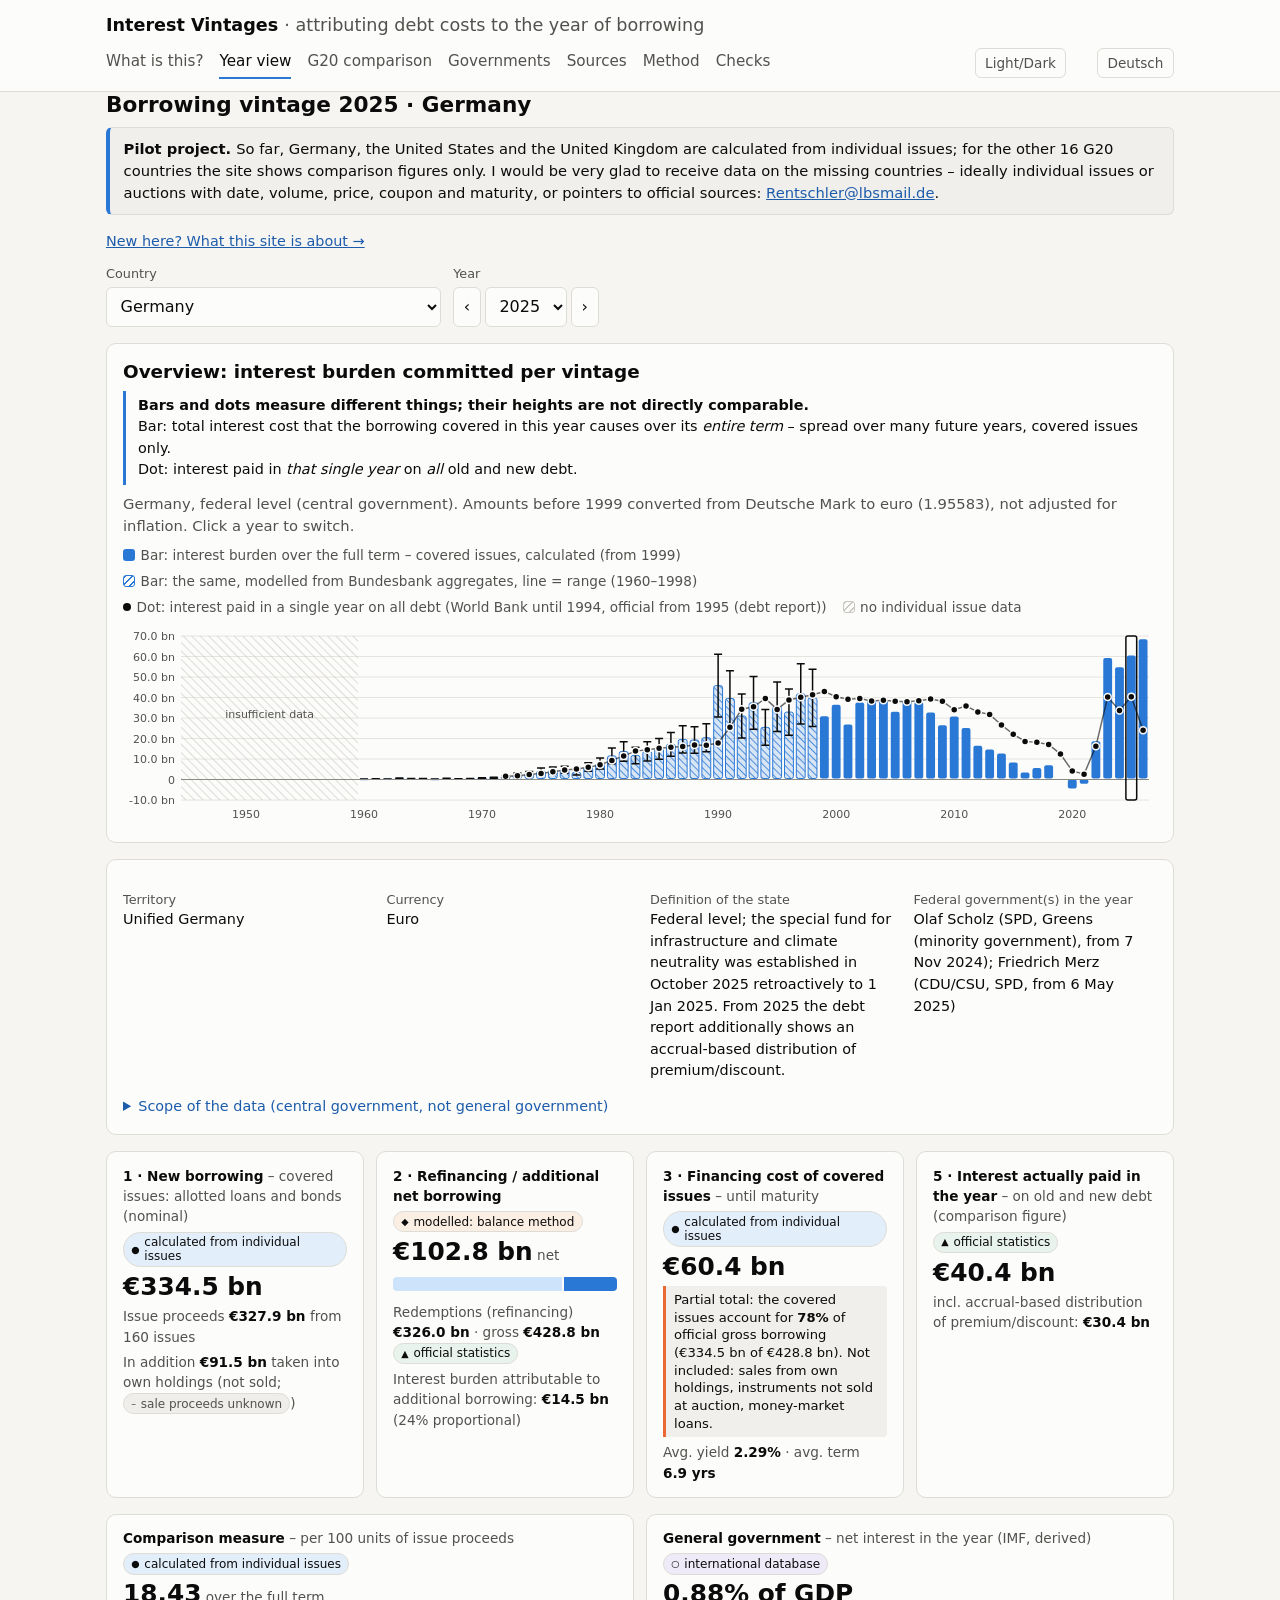
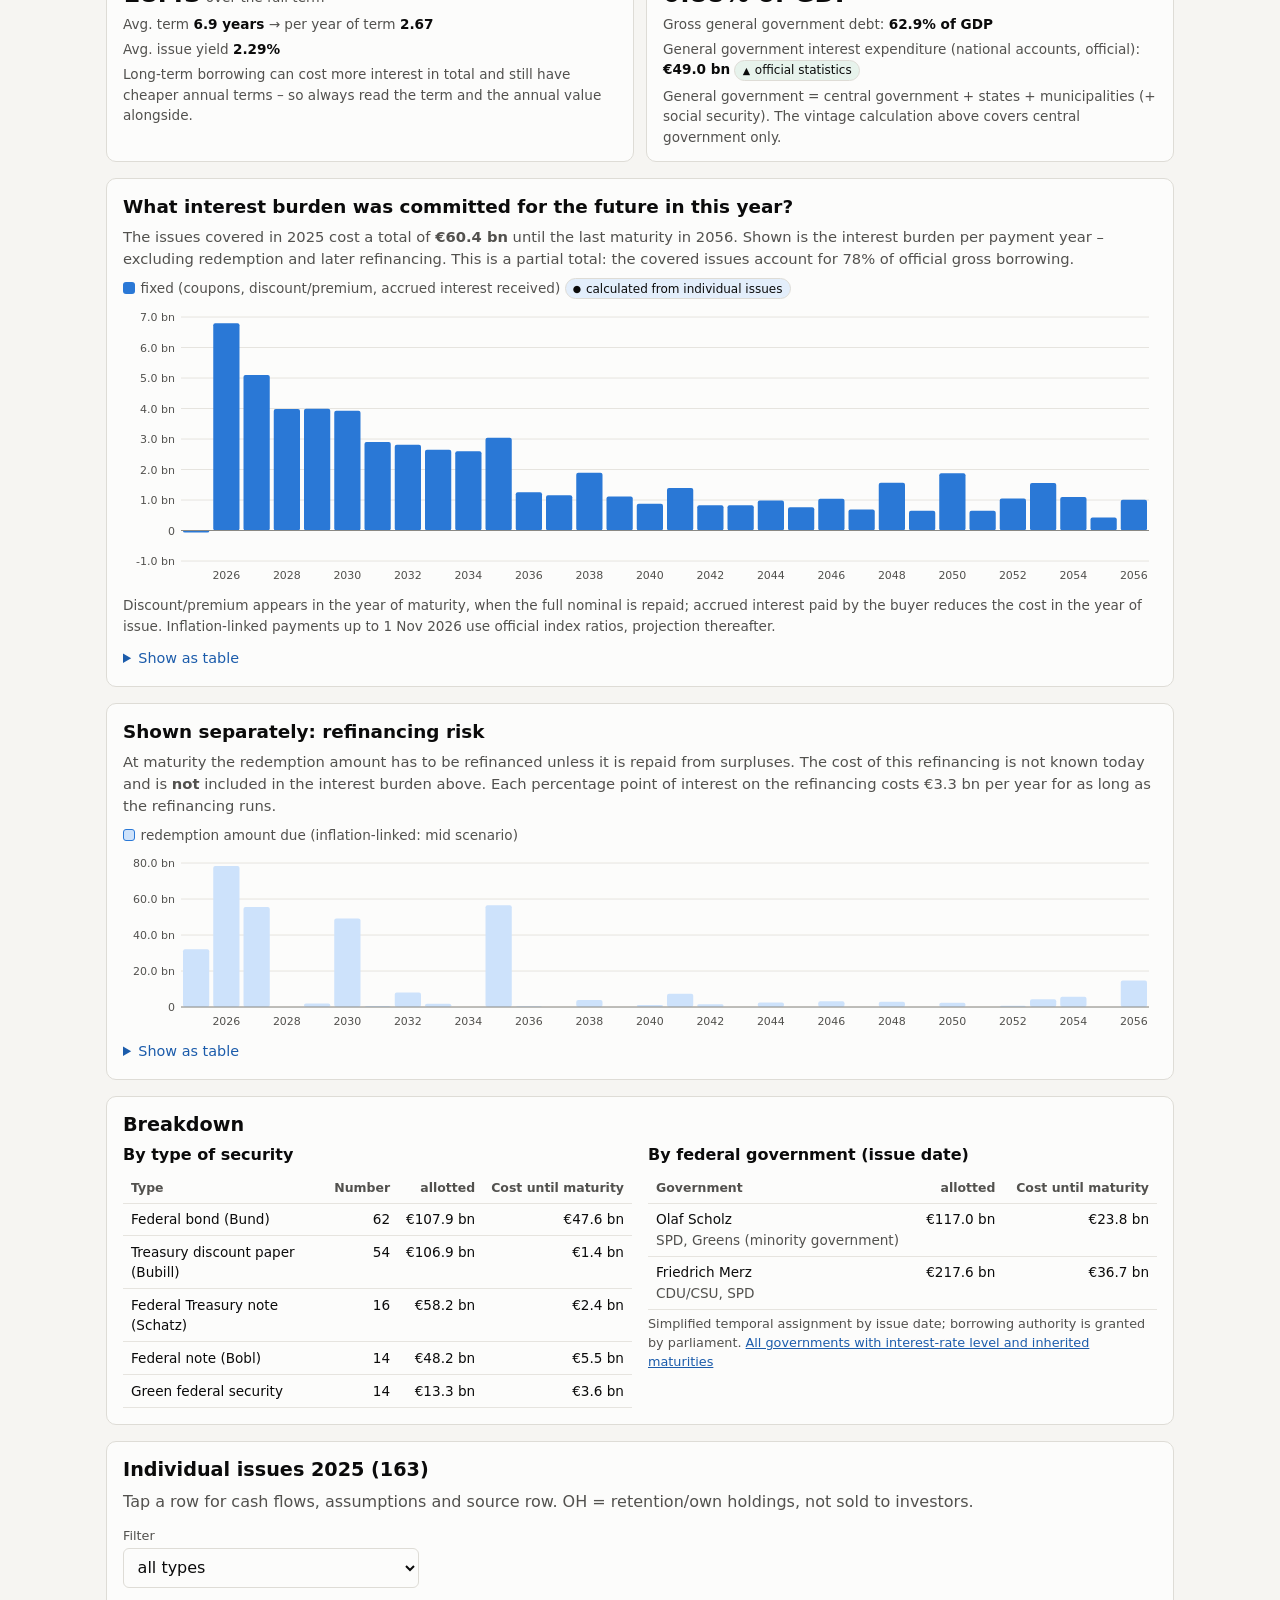
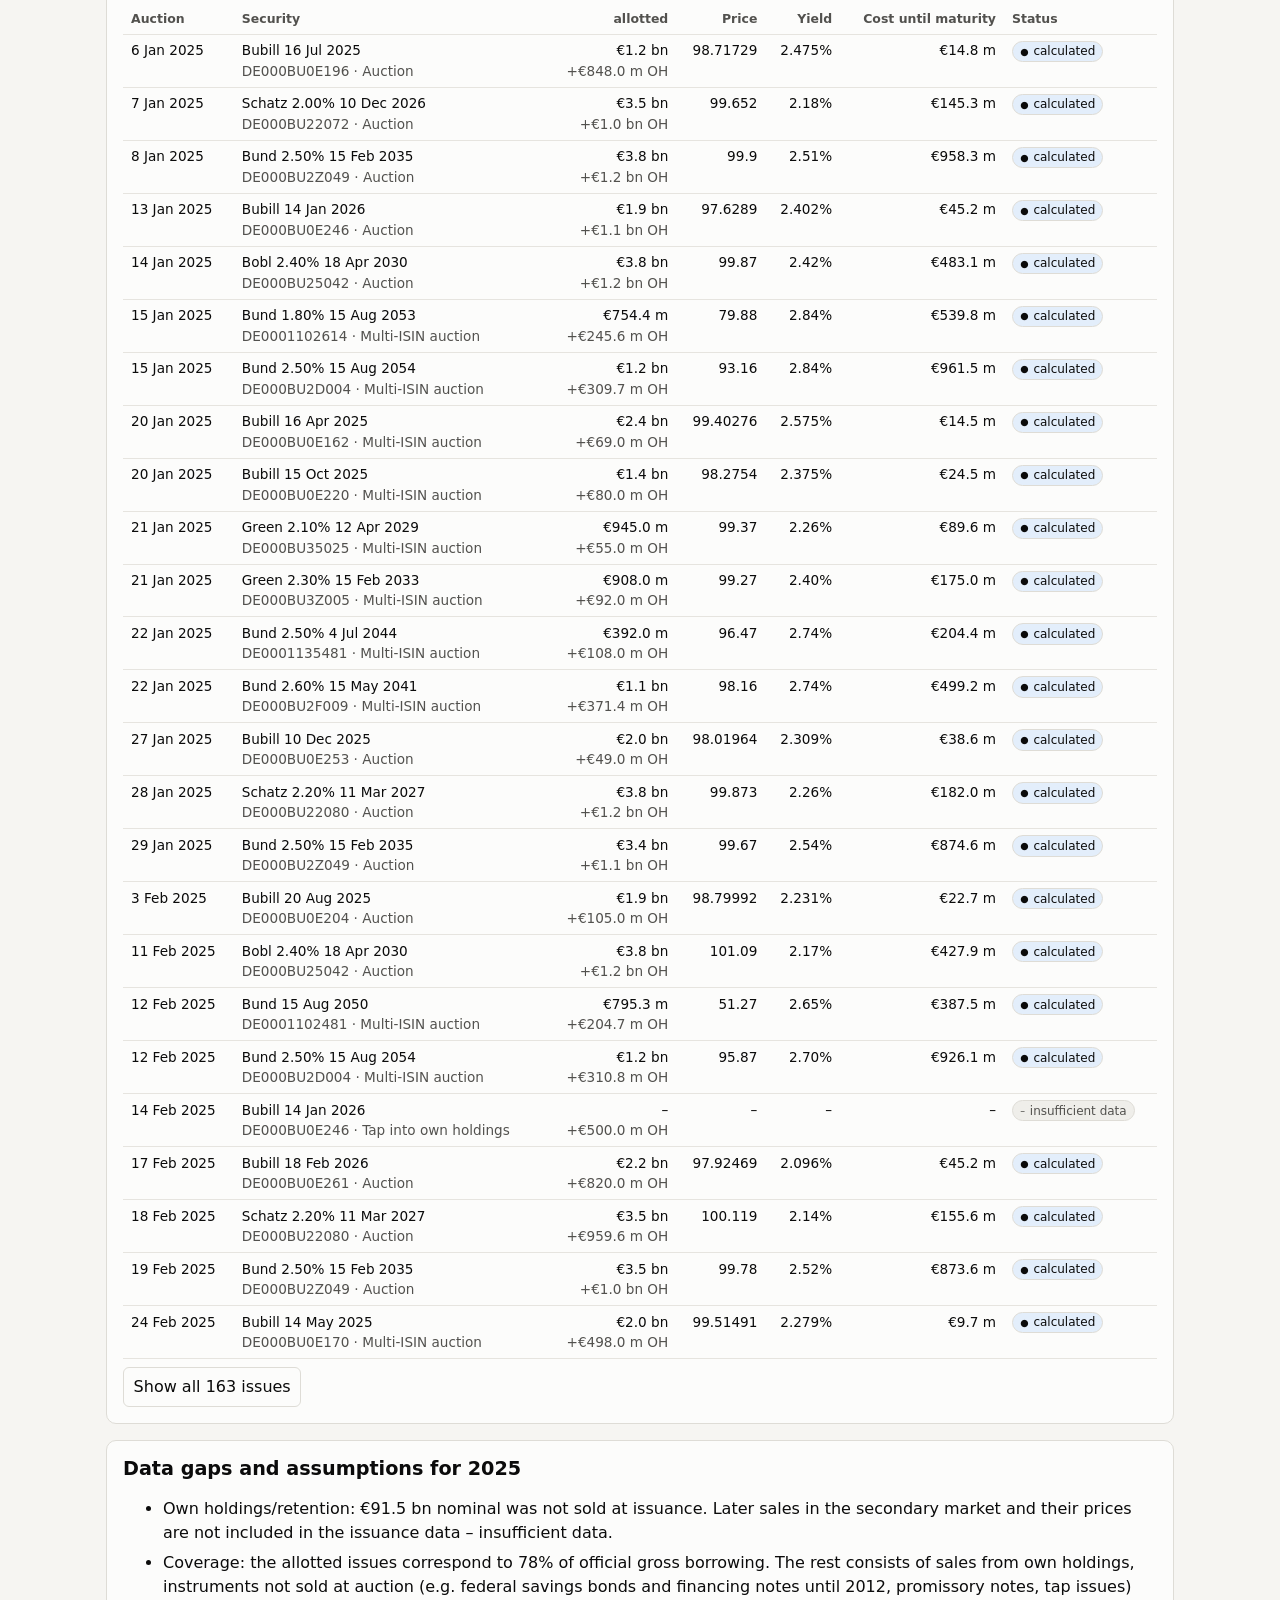
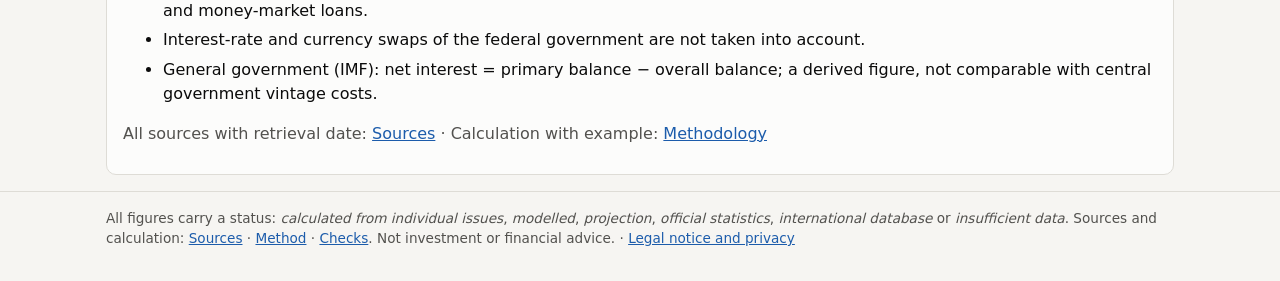
<file: index.html>
<!doctype html>
<html lang="de">
<head>
<meta charset="utf-8">
<meta name="viewport" content="width=device-width, initial-scale=1">
<title>Zinslast-Jahrgänge</title>
<script>location.replace("site/" + location.hash);</script>
<meta http-equiv="refresh" content="0; url=site/">
<link rel="canonical" href="site/">
</head>
<body style="font-family:system-ui,sans-serif;padding:16px">
<p>Weiter zur Website: <a href="site/">Zinslast-Jahrgänge</a></p>
</body>
</html>
</file>
